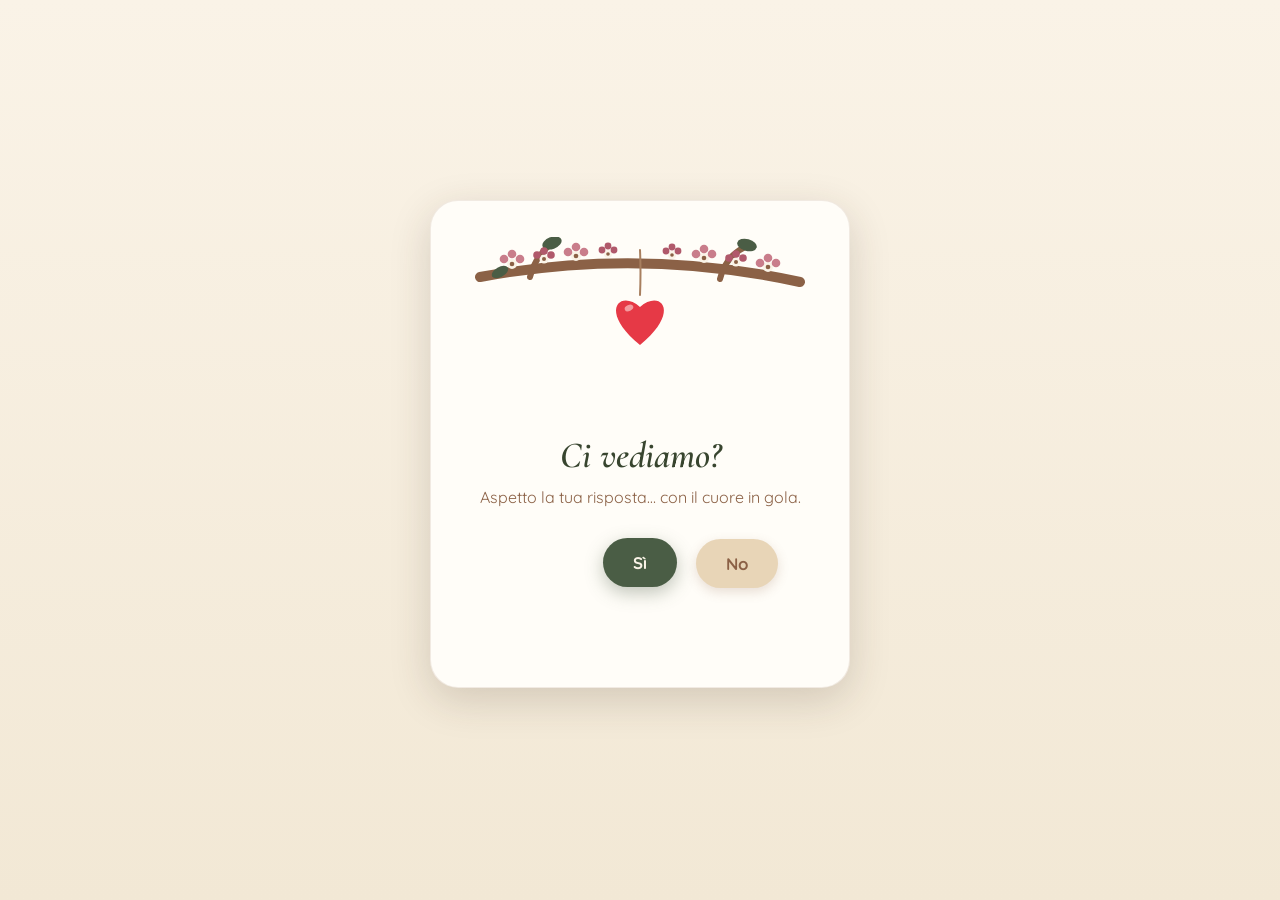
<file: index.html>
<!DOCTYPE html>
<html lang="it">
<head>
<meta charset="UTF-8">
<meta name="viewport" content="width=device-width, initial-scale=1.0, maximum-scale=1.0, user-scalable=no">
<title>Ci vediamo? ❤️</title>
<link rel="stylesheet" href="style.css">
</head>
<body>

<div class="page-wrap">
  <div class="card">
    <div class="illustration-wrap">
      <svg class="branch" viewBox="0 0 340 190" xmlns="http://www.w3.org/2000/svg">
        <!-- ramo -->
        <path d="M10 40 Q170 10 330 45" stroke="#8B6146" stroke-width="10" fill="none" stroke-linecap="round"/>
        <path d="M60 40 Q65 20 80 8" stroke="#8B6146" stroke-width="6" fill="none" stroke-linecap="round"/>
        <path d="M250 42 Q255 20 275 10" stroke="#8B6146" stroke-width="6" fill="none" stroke-linecap="round"/>
        <!-- foglie sul ramo -->
        <ellipse cx="82" cy="6" rx="10" ry="6" fill="#4A5D45" transform="rotate(-20 82 6)"/>
        <ellipse cx="277" cy="8" rx="10" ry="6" fill="#4A5D45" transform="rotate(15 277 8)"/>
        <ellipse cx="30" cy="35" rx="9" ry="5" fill="#4A5D45" transform="rotate(-30 30 35)"/>

        <!-- fiori lungo tutto il ramo -->
        <g>
          <circle cx="42" cy="27" r="5" fill="#FAF3E7"/>
          <circle cx="34" cy="22" r="4.3" fill="#C97D8B"/>
          <circle cx="50" cy="22" r="4.3" fill="#C97D8B"/>
          <circle cx="42" cy="17" r="4.3" fill="#C97D8B"/>
          <circle cx="42" cy="27" r="2.3" fill="#8B6146"/>
        </g>
        <g>
          <circle cx="74" cy="22" r="4.5" fill="#FAF3E7"/>
          <circle cx="67" cy="18" r="3.8" fill="#B0596B"/>
          <circle cx="81" cy="18" r="3.8" fill="#B0596B"/>
          <circle cx="74" cy="14" r="3.8" fill="#B0596B"/>
          <circle cx="74" cy="22" r="2" fill="#8B6146"/>
        </g>
        <g>
          <circle cx="106" cy="19" r="5" fill="#FAF3E7"/>
          <circle cx="98" cy="15" r="4.3" fill="#C97D8B"/>
          <circle cx="114" cy="15" r="4.3" fill="#C97D8B"/>
          <circle cx="106" cy="10" r="4.3" fill="#C97D8B"/>
          <circle cx="106" cy="19" r="2.3" fill="#8B6146"/>
        </g>
        <g>
          <circle cx="138" cy="17" r="4" fill="#FAF3E7"/>
          <circle cx="132" cy="13" r="3.4" fill="#B0596B"/>
          <circle cx="144" cy="13" r="3.4" fill="#B0596B"/>
          <circle cx="138" cy="9" r="3.4" fill="#B0596B"/>
          <circle cx="138" cy="17" r="1.8" fill="#8B6146"/>
        </g>
        <g>
          <circle cx="202" cy="18" r="4" fill="#FAF3E7"/>
          <circle cx="196" cy="14" r="3.4" fill="#B0596B"/>
          <circle cx="208" cy="14" r="3.4" fill="#B0596B"/>
          <circle cx="202" cy="10" r="3.4" fill="#B0596B"/>
          <circle cx="202" cy="18" r="1.8" fill="#8B6146"/>
        </g>
        <g>
          <circle cx="234" cy="21" r="5" fill="#FAF3E7"/>
          <circle cx="226" cy="17" r="4.3" fill="#C97D8B"/>
          <circle cx="242" cy="17" r="4.3" fill="#C97D8B"/>
          <circle cx="234" cy="12" r="4.3" fill="#C97D8B"/>
          <circle cx="234" cy="21" r="2.3" fill="#8B6146"/>
        </g>
        <g>
          <circle cx="266" cy="25" r="4.5" fill="#FAF3E7"/>
          <circle cx="259" cy="21" r="3.8" fill="#B0596B"/>
          <circle cx="273" cy="21" r="3.8" fill="#B0596B"/>
          <circle cx="266" cy="17" r="3.8" fill="#B0596B"/>
          <circle cx="266" cy="25" r="2" fill="#8B6146"/>
        </g>
        <g>
          <circle cx="298" cy="30" r="5" fill="#FAF3E7"/>
          <circle cx="290" cy="26" r="4.3" fill="#C97D8B"/>
          <circle cx="306" cy="26" r="4.3" fill="#C97D8B"/>
          <circle cx="298" cy="21" r="4.3" fill="#C97D8B"/>
          <circle cx="298" cy="30" r="2.3" fill="#8B6146"/>
        </g>

        <!-- cuore rosso pendente al centro -->
        <g id="heartHang">
          <path d="M170 13 Q171 35 170 58" stroke="#A87F5F" stroke-width="2" fill="none" stroke-linecap="round"/>
          <g transform="translate(170,82)">
            <g id="heart">
              <path d="M0 -12 C-20 -30 -42 -8 0 26 C42 -8 20 -30 0 -12 Z" fill="#E63946"/>
              <ellipse cx="-11" cy="-11" rx="4.5" ry="3" fill="#FFFDF8" opacity="0.5" transform="rotate(-25 -11 -11)"/>
            </g>
          </g>
        </g>
      </svg>
    </div>

    <h1 class="title">Ci vediamo?</h1>
    <p class="subtitle">Aspetto la tua risposta&hellip; con il cuore in gola.</p>

    <div class="choice-row">
      <button class="btn btn-yes" id="btnYes">Sì</button>
      <button class="btn btn-no" id="btnNo">No</button>
    </div>

    <p class="hint" id="hint">&nbsp;</p>
  </div>
</div>

<script>
  const btnNo = document.getElementById('btnNo');
  const btnYes = document.getElementById('btnYes');
  const hint = document.getElementById('hint');
  const heart = document.getElementById('heart');

  const hints = [
    "il cuore lo sposta anche per te",
    "coraggio, riprova... o forse no ❤️",
    "quel No non si prende facilmente",
    "il Sì è la scelta più comoda",
    "forse è meglio arrendersi al Sì"
  ];
  let hintIndex = 0;
  let dodgeCount = 0;

  function placeButtonInitial() {
    const rect = btnYes.getBoundingClientRect();
    btnNo.style.left = (rect.right + 18) + 'px';
    btnNo.style.top = rect.top + 'px';
  }

  function randomSafePosition() {
    const margin = 24;
    const bw = btnNo.offsetWidth || 90;
    const bh = btnNo.offsetHeight || 50;
    const maxX = window.innerWidth - bw - margin;
    const maxY = window.innerHeight - bh - margin;
    const x = margin + Math.random() * Math.max(1, (maxX - margin));
    const y = margin + Math.random() * Math.max(1, (maxY - margin));
    return { x, y };
  }

  function dodge() {
    const { x, y } = randomSafePosition();
    btnNo.style.left = x + 'px';
    btnNo.style.top = y + 'px';
    dodgeCount++;
    hint.textContent = hints[hintIndex % hints.length];
    hintIndex++;
  }

  function distanceToButton(clientX, clientY) {
    const rect = btnNo.getBoundingClientRect();
    const cx = rect.left + rect.width / 2;
    const cy = rect.top + rect.height / 2;
    return Math.hypot(clientX - cx, clientY - cy);
  }

  const THRESHOLD = 110;

  window.addEventListener('mousemove', (e) => {
    if (distanceToButton(e.clientX, e.clientY) < THRESHOLD) {
      dodge();
    }
  });

  // Touch: se il dito si avvicina o tocca il bottone, scappa e blocca il click
  window.addEventListener('touchmove', (e) => {
    const t = e.touches[0];
    if (t && distanceToButton(t.clientX, t.clientY) < THRESHOLD) {
      dodge();
    }
  }, { passive: true });

  btnNo.addEventListener('touchstart', (e) => {
    e.preventDefault();
    e.stopPropagation();
    dodge();
  }, { passive: false });

  btnNo.addEventListener('click', (e) => {
    // fallback: non dovrebbe mai attivarsi, ma nel dubbio scappa comunque
    e.preventDefault();
    dodge();
  });

  btnYes.addEventListener('mouseenter', () => {
    heart.style.transform = 'scale(1.15)';
  });
  btnYes.addEventListener('mouseleave', () => {
    heart.style.transform = 'scale(1)';
  });

  btnYes.addEventListener('click', () => {
    window.location.href = 'appuntamento.html';
  });

  window.addEventListener('resize', () => {
    // riposiziona dentro i confini se la finestra cambia
    const rect = btnNo.getBoundingClientRect();
    const maxX = window.innerWidth - rect.width - 24;
    const maxY = window.innerHeight - rect.height - 24;
    if (rect.left > maxX || rect.top > maxY) dodge();
  });

  placeButtonInitial();
</script>

</body>
</html>
</file>
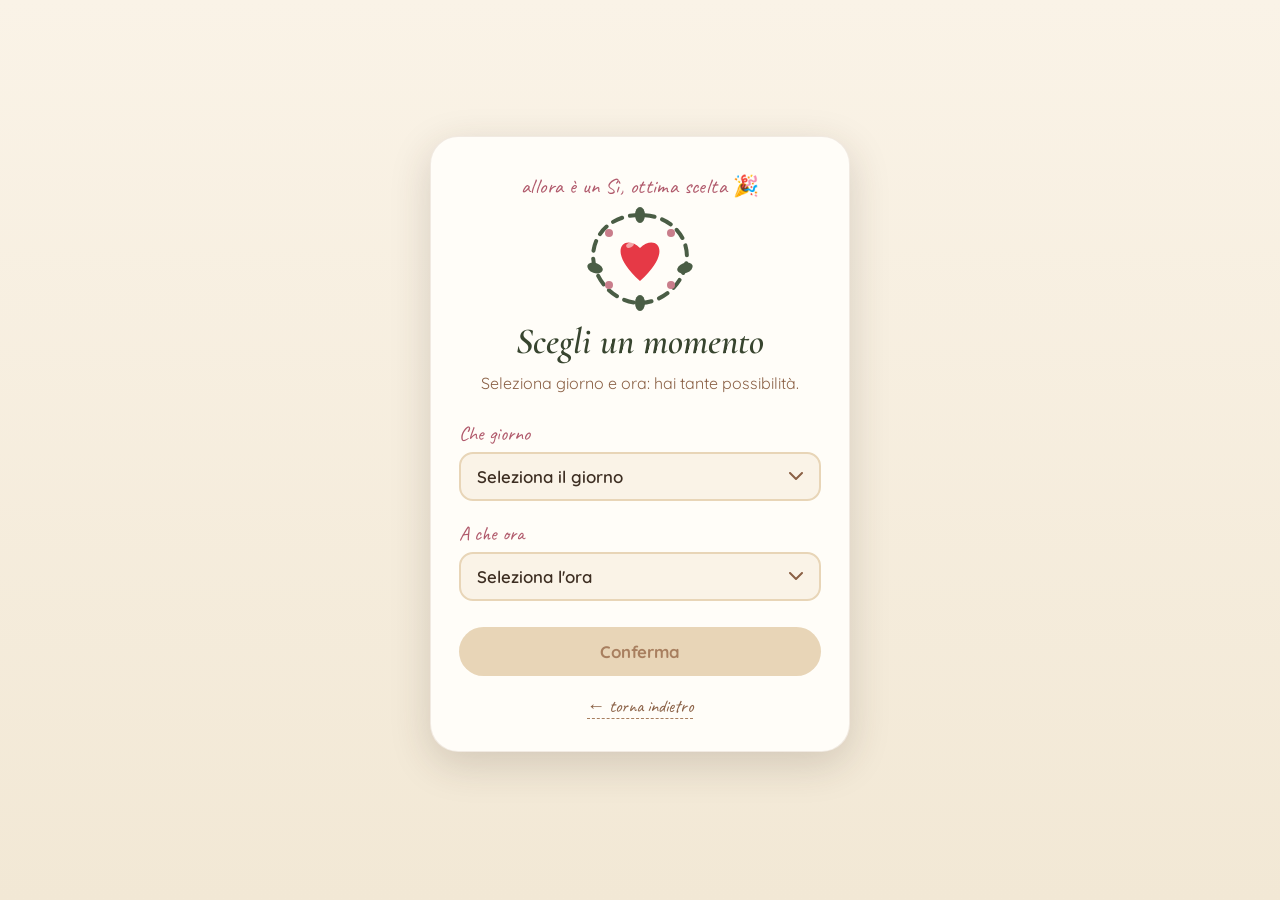
<file: appuntamento.html>
<!DOCTYPE html>
<html lang="it">
<head>
<meta charset="UTF-8">
<meta name="viewport" content="width=device-width, initial-scale=1.0">
<title>Quando ci vediamo? ❤️</title>
<link rel="stylesheet" href="style.css">
</head>
<body>

<div class="page-wrap">
  <div class="card">
    <p class="eyebrow">allora è un Sì, ottima scelta 🎉</p>

    <div class="illustration-wrap">
      <svg width="130" height="110" viewBox="0 0 130 110" xmlns="http://www.w3.org/2000/svg">
        <!-- corona di foglie -->
        <path d="M65 12 C30 12 12 40 20 65 C28 90 50 100 65 100 C80 100 102 90 110 65 C118 40 100 12 65 12 Z"
              fill="none" stroke="#4A5D45" stroke-width="4" stroke-linecap="round" stroke-dasharray="10 8"/>
        <ellipse cx="65" cy="12" rx="8" ry="5" fill="#4A5D45" transform="rotate(90 65 12)"/>
        <ellipse cx="65" cy="100" rx="8" ry="5" fill="#4A5D45" transform="rotate(90 65 100)"/>
        <ellipse cx="20" cy="65" rx="8" ry="5" fill="#4A5D45" transform="rotate(20 20 65)"/>
        <ellipse cx="110" cy="65" rx="8" ry="5" fill="#4A5D45" transform="rotate(-20 110 65)"/>
        <!-- piccoli fiori -->
        <circle cx="34" cy="30" r="4" fill="#C97D8B"/>
        <circle cx="96" cy="30" r="4" fill="#C97D8B"/>
        <circle cx="34" cy="82" r="4" fill="#C97D8B"/>
        <circle cx="96" cy="82" r="4" fill="#C97D8B"/>
        <!-- cuore al centro -->
        <path d="M65 45 C50 30 30 47 65 78 C100 47 80 30 65 45 Z" fill="#E63946"/>
        <ellipse cx="55" cy="42" rx="4" ry="2.5" fill="#FFFDF8" opacity="0.55" transform="rotate(-25 55 42)"/>
      </svg>
    </div>

    <h1 class="title">Scegli un momento</h1>
    <p class="subtitle">Seleziona giorno e ora: hai tante possibilità.</p>

    <form id="formAppuntamento" novalidate>
      <div class="field">
        <label for="data">Che giorno</label>
        <select id="data" name="data" required>
          <option value="" disabled selected>Seleziona il giorno</option>
        </select>
      </div>
      <div class="field">
        <label for="ora">A che ora</label>
        <select id="ora" name="ora" required>
          <option value="" disabled selected>Seleziona l'ora</option>
        </select>
      </div>

      <button type="submit" class="btn btn-confirm" id="btnConferma" disabled>Conferma</button>
    </form>

    <a href="index.html" class="back-link">&larr; torna indietro</a>
  </div>
</div>

<script>
  const dataInput = document.getElementById('data');
  const oraInput = document.getElementById('ora');
  const btnConferma = document.getElementById('btnConferma');
  const form = document.getElementById('formAppuntamento');

  const mesi = ['gennaio','febbraio','marzo','aprile','maggio','giugno','luglio','agosto','settembre','ottobre','novembre','dicembre'];

  function formattaLabelData(d) {
    return `${d.getDate()} ${mesi[d.getMonth()]}`;
  }

  function isoLocale(d) {
    const y = d.getFullYear();
    const m = String(d.getMonth() + 1).padStart(2, '0');
    const g = String(d.getDate()).padStart(2, '0');
    return `${y}-${m}-${g}`;
  }

  // popola il menu data: il giorno di collegamento,
  // ma se ci si collega dopo le 13:00 (fascia già passata) si propone il giorno successivo
  const oggi = new Date();
  const giornoAppuntamento = new Date(oggi);
  if (oggi.getHours() >= 13) {
    giornoAppuntamento.setDate(oggi.getDate() + 1);
  }

  [giornoAppuntamento].forEach((d) => {
    const opt = document.createElement('option');
    opt.value = isoLocale(d);
    opt.textContent = formattaLabelData(d);
    dataInput.appendChild(opt);
  });

  // popola il menu ora: solo le fasce orarie tra le 9 e le 13
  ['09:00', '10:00', '11:00', '12:00', '13:00'].forEach((ora) => {
    const opt = document.createElement('option');
    opt.value = ora;
    opt.textContent = ora;
    oraInput.appendChild(opt);
  });

  function aggiornaStatoBottone() {
    btnConferma.disabled = !(dataInput.value && oraInput.value);
  }

  dataInput.addEventListener('change', aggiornaStatoBottone);
  oraInput.addEventListener('change', aggiornaStatoBottone);

  form.addEventListener('submit', (e) => {
    e.preventDefault();
    if (!dataInput.value || !oraInput.value) return;
    sessionStorage.setItem('cvd_data', dataInput.value);
    sessionStorage.setItem('cvd_ora', oraInput.value);
    window.location.href = 'conferma.html';
  });
</script>

</body>
</html>
</file>
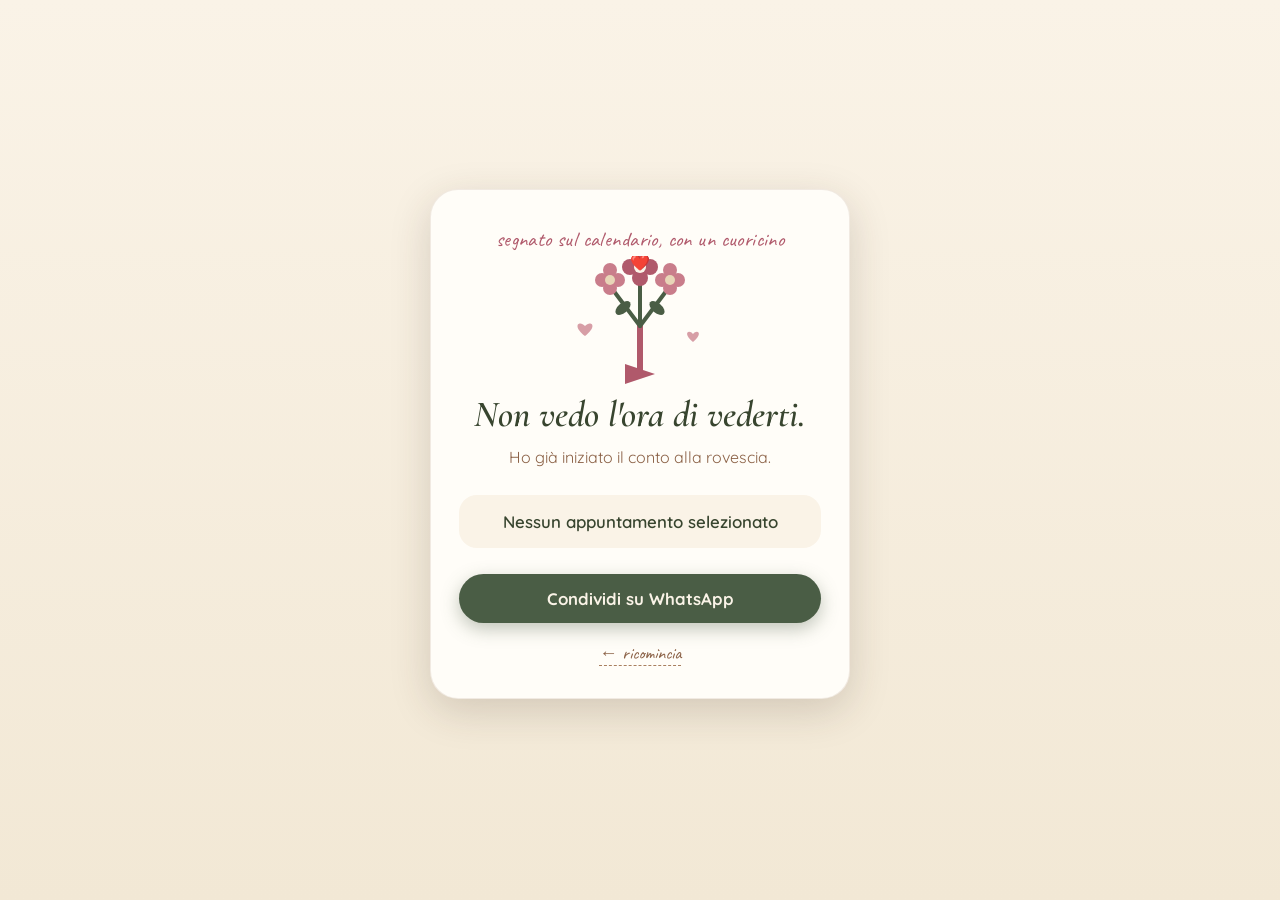
<file: conferma.html>
<!DOCTYPE html>
<html lang="it">
<head>
<meta charset="UTF-8">
<meta name="viewport" content="width=device-width, initial-scale=1.0">
<title>È fatta! ❤️</title>
<link rel="stylesheet" href="style.css">
</head>
<body>

<div class="page-wrap">
  <div class="card">
    <p class="eyebrow" id="eyebrow">segnato sul calendario, con un cuoricino</p>

    <div class="illustration-wrap">
      <svg width="150" height="130" viewBox="0 0 150 130" xmlns="http://www.w3.org/2000/svg">
        <!-- nastro -->
        <path d="M75 70 L75 118" stroke="#B0596B" stroke-width="6" stroke-linecap="round"/>
        <path d="M60 108 L90 118 L60 128 Z" fill="#B0596B"/>
        <!-- gambi -->
        <path d="M75 70 Q60 50 45 30" stroke="#4A5D45" stroke-width="4" fill="none" stroke-linecap="round"/>
        <path d="M75 70 Q75 45 75 20" stroke="#4A5D45" stroke-width="4" fill="none" stroke-linecap="round"/>
        <path d="M75 70 Q90 50 105 30" stroke="#4A5D45" stroke-width="4" fill="none" stroke-linecap="round"/>
        <!-- foglie -->
        <ellipse cx="58" cy="52" rx="9" ry="5" fill="#4A5D45" transform="rotate(-40 58 52)"/>
        <ellipse cx="92" cy="52" rx="9" ry="5" fill="#4A5D45" transform="rotate(40 92 52)"/>

        <!-- fiore sinistro -->
        <g transform="translate(45,28)">
          <circle cx="-8" cy="-4" r="7" fill="#C97D8B"/>
          <circle cx="8" cy="-4" r="7" fill="#C97D8B"/>
          <circle cx="0" cy="-14" r="7" fill="#C97D8B"/>
          <circle cx="0" cy="4" r="7" fill="#C97D8B"/>
          <circle cx="0" cy="-4" r="5" fill="#E8D5B7"/>
        </g>
        <!-- fiore centrale, più grande -->
        <g transform="translate(75,16)">
          <circle cx="-10" cy="-5" r="8" fill="#B0596B"/>
          <circle cx="10" cy="-5" r="8" fill="#B0596B"/>
          <circle cx="0" cy="-17" r="8" fill="#B0596B"/>
          <circle cx="0" cy="6" r="8" fill="#B0596B"/>
          <circle cx="0" cy="-5" r="6" fill="#FAF3E7"/>
        </g>
        <!-- fiore destro -->
        <g transform="translate(105,28)">
          <circle cx="-8" cy="-4" r="7" fill="#C97D8B"/>
          <circle cx="8" cy="-4" r="7" fill="#C97D8B"/>
          <circle cx="0" cy="-14" r="7" fill="#C97D8B"/>
          <circle cx="0" cy="4" r="7" fill="#C97D8B"/>
          <circle cx="0" cy="-4" r="5" fill="#E8D5B7"/>
        </g>

        <!-- cuoricini che volano -->
        <path d="M20 70 C15 64 6 69 20 80 C34 69 25 64 20 70 Z" fill="#C97D8B" opacity="0.75"/>
        <path d="M128 78 C124 73 117 77 128 86 C139 77 132 73 128 78 Z" fill="#C97D8B" opacity="0.75"/>
        <text x="75" y="12" font-size="16" text-anchor="middle">❤️</text>
      </svg>
    </div>

    <h1 class="title" id="fraseFinale">Non vedo l'ora di vederti.</h1>
    <p class="subtitle">Ho già iniziato il conto alla rovescia.</p>

    <div class="confirm-detail" id="dettaglio">
      Appuntamento da confermare
    </div>

    <a href="#" class="btn btn-whatsapp" id="btnWhatsapp">
      Condividi su WhatsApp
    </a>

    <a href="index.html" class="back-link">&larr; ricomincia</a>
  </div>
</div>

<script>
  const data = sessionStorage.getItem('cvd_data');
  const ora = sessionStorage.getItem('cvd_ora');
  const dettaglio = document.getElementById('dettaglio');
  const btnWhatsapp = document.getElementById('btnWhatsapp');

  function formattaData(iso) {
    if (!iso) return null;
    const [y, m, d] = iso.split('-');
    const mesi = ['gennaio','febbraio','marzo','aprile','maggio','giugno','luglio','agosto','settembre','ottobre','novembre','dicembre'];
    return `${parseInt(d,10)} ${mesi[parseInt(m,10)-1]} ${y}`;
  }

  let messaggio = "Sì, ci vediamo! 🦥❤️";

  if (data && ora) {
    const dataLeggibile = formattaData(data);
    dettaglio.textContent = `📅 ${dataLeggibile} — 🕐 ${ora}`;
    messaggio = `Sì, ci vediamo! 🦥❤️ Appuntamento: ${dataLeggibile} alle ${ora}.`;
  } else {
    dettaglio.textContent = "Nessun appuntamento selezionato";
  }

  // Nota: se vuoi inviare a un numero specifico, sostituisci PHONE_NUMBER
  // con il numero in formato internazionale senza + o spazi (es. 393331234567).
  // Lasciandolo vuoto, l'utente sceglierà lui stesso il contatto a cui inviare.
  const PHONE_NUMBER = "";

  const base = PHONE_NUMBER ? `https://wa.me/${PHONE_NUMBER}` : `https://wa.me/`;
  btnWhatsapp.href = `${base}?text=${encodeURIComponent(messaggio)}`;
</script>

</body>
</html>
</file>
<file: style.css>
@import url('https://fonts.googleapis.com/css2?family=Cormorant+Garamond:ital,wght@0,400;0,600;1,500;1,600&family=Quicksand:wght@400;500;600;700&family=Caveat:wght@600&display=swap');

:root {
  --cream: #FAF3E7;
  --cream-deep: #F2E8D5;
  --moss: #4A5D45;
  --moss-dark: #38452F;
  --brown: #8B6146;
  --brown-light: #A87F5F;
  --rose: #C97D8B;
  --rose-deep: #B0596B;
  --sand: #E8D5B7;
  --ink: #3D2E22;
  --shadow: rgba(61, 46, 34, 0.18);
}

* { box-sizing: border-box; }

html, body {
  margin: 0;
  padding: 0;
  height: 100%;
}

body {
  font-family: 'Quicksand', sans-serif;
  background: linear-gradient(180deg, var(--cream) 0%, var(--cream-deep) 100%);
  color: var(--ink);
  min-height: 100vh;
  display: flex;
  align-items: center;
  justify-content: center;
  overflow-x: hidden;
  position: relative;
}

/* Sfondo: rametti e foglie sparse, discreti */
.bg-leaves {
  position: fixed;
  inset: 0;
  pointer-events: none;
  z-index: 0;
  opacity: 0.5;
}

.page-wrap {
  position: relative;
  z-index: 1;
  width: 100%;
  max-width: 460px;
  padding: 28px 20px 40px;
  display: flex;
  flex-direction: column;
  align-items: center;
  min-height: 100vh;
  justify-content: center;
}

.card {
  background: #FFFDF8;
  border-radius: 28px;
  padding: 36px 28px 32px;
  box-shadow: 0 12px 40px var(--shadow);
  width: 100%;
  text-align: center;
  position: relative;
  border: 1px solid rgba(139, 97, 70, 0.12);
}

.eyebrow {
  font-family: 'Caveat', cursive;
  font-size: 1.3rem;
  color: var(--rose-deep);
  margin: 0 0 4px;
  letter-spacing: 0.02em;
}

h1.title {
  font-family: 'Cormorant Garamond', serif;
  font-style: italic;
  font-weight: 600;
  font-size: 2.3rem;
  line-height: 1.15;
  color: var(--moss-dark);
  margin: 0 0 8px;
}

p.subtitle {
  font-size: 1rem;
  color: var(--brown);
  margin: 0 0 26px;
  line-height: 1.5;
}

/* Illustrazione romantica */
.illustration-wrap {
  display: flex;
  justify-content: center;
  margin-bottom: 8px;
}

#heart {
  transition: transform 0.25s ease;
  transform-box: fill-box;
  transform-origin: center;
}

.branch {
  width: 100%;
  max-width: 340px;
}

/* Buttons */
.btn {
  font-family: 'Quicksand', sans-serif;
  font-weight: 700;
  font-size: 1.05rem;
  border: none;
  border-radius: 999px;
  padding: 14px 30px;
  cursor: pointer;
  transition: transform 0.15s ease, box-shadow 0.15s ease;
}

.btn-yes {
  background: var(--moss);
  color: var(--cream);
  box-shadow: 0 6px 18px rgba(74, 93, 69, 0.35);
}
.btn-yes:hover { transform: translateY(-2px) scale(1.03); }
.btn-yes:active { transform: translateY(0) scale(0.98); }

.btn-no {
  background: var(--sand);
  color: var(--brown);
  box-shadow: 0 4px 12px rgba(139, 97, 70, 0.2);
  position: fixed;
  z-index: 50;
  left: 0;
  top: 0;
  transition: left 0.32s cubic-bezier(.34,1.56,.64,1), top 0.32s cubic-bezier(.34,1.56,.64,1);
  user-select: none;
  -webkit-user-select: none;
  touch-action: none;
}

.choice-row {
  display: flex;
  gap: 18px;
  justify-content: center;
  align-items: center;
  margin-top: 6px;
  min-height: 56px;
}

.hint {
  font-family: 'Caveat', cursive;
  font-size: 1.15rem;
  color: var(--brown-light);
  margin-top: 22px;
  min-height: 24px;
}

/* Form elements (pagina appuntamento) */
.field {
  text-align: left;
  margin-bottom: 20px;
}

.field label {
  display: block;
  font-family: 'Caveat', cursive;
  font-size: 1.25rem;
  color: var(--rose-deep);
  margin-bottom: 6px;
}

.field input[type="date"],
.field input[type="time"],
.field select {
  width: 100%;
  font-family: 'Quicksand', sans-serif;
  font-size: 1.05rem;
  font-weight: 600;
  color: var(--ink);
  background: var(--cream);
  border: 2px solid var(--sand);
  border-radius: 14px;
  padding: 12px 16px;
  outline: none;
  transition: border-color 0.2s ease;
  appearance: none;
  -webkit-appearance: none;
  background-image: url("data:image/svg+xml,%3Csvg xmlns='http://www.w3.org/2000/svg' width='14' height='9' viewBox='0 0 14 9'%3E%3Cpath d='M1 1L7 7L13 1' stroke='%238B6146' stroke-width='2' fill='none' stroke-linecap='round' stroke-linejoin='round'/%3E%3C/svg%3E");
  background-repeat: no-repeat;
  background-position: right 16px center;
}

.field input[type="date"]:focus,
.field input[type="time"]:focus,
.field select:focus {
  border-color: var(--moss);
}

.btn-confirm {
  background: var(--rose);
  color: #fff;
  box-shadow: 0 6px 18px rgba(201, 125, 139, 0.4);
  width: 100%;
  margin-top: 6px;
}
.btn-confirm:hover { transform: translateY(-2px) scale(1.02); }
.btn-confirm:disabled {
  background: var(--sand);
  color: var(--brown-light);
  cursor: not-allowed;
  box-shadow: none;
  transform: none;
}

.back-link {
  display: inline-block;
  margin-top: 18px;
  font-family: 'Caveat', cursive;
  font-size: 1.15rem;
  color: var(--brown);
  text-decoration: none;
  border-bottom: 1px dashed var(--brown-light);
}
.back-link:hover { color: var(--rose-deep); }

/* Pagina conferma */
.confirm-detail {
  background: var(--cream);
  border-radius: 18px;
  padding: 16px 18px;
  margin: 18px 0 26px;
  font-weight: 600;
  color: var(--moss-dark);
  font-size: 1.05rem;
}

.btn-whatsapp {
  background: var(--moss);
  color: var(--cream);
  display: inline-flex;
  align-items: center;
  gap: 10px;
  justify-content: center;
  width: 100%;
  box-shadow: 0 6px 18px rgba(74, 93, 69, 0.35);
  text-decoration: none;
}
.btn-whatsapp:hover { transform: translateY(-2px) scale(1.02); }

@media (prefers-reduced-motion: reduce) {
  .btn-no { transition: none; }
  * { animation: none !important; }
}

@media (max-width: 380px) {
  h1.title { font-size: 1.9rem; }
  .card { padding: 28px 20px 26px; }
}
</file>
